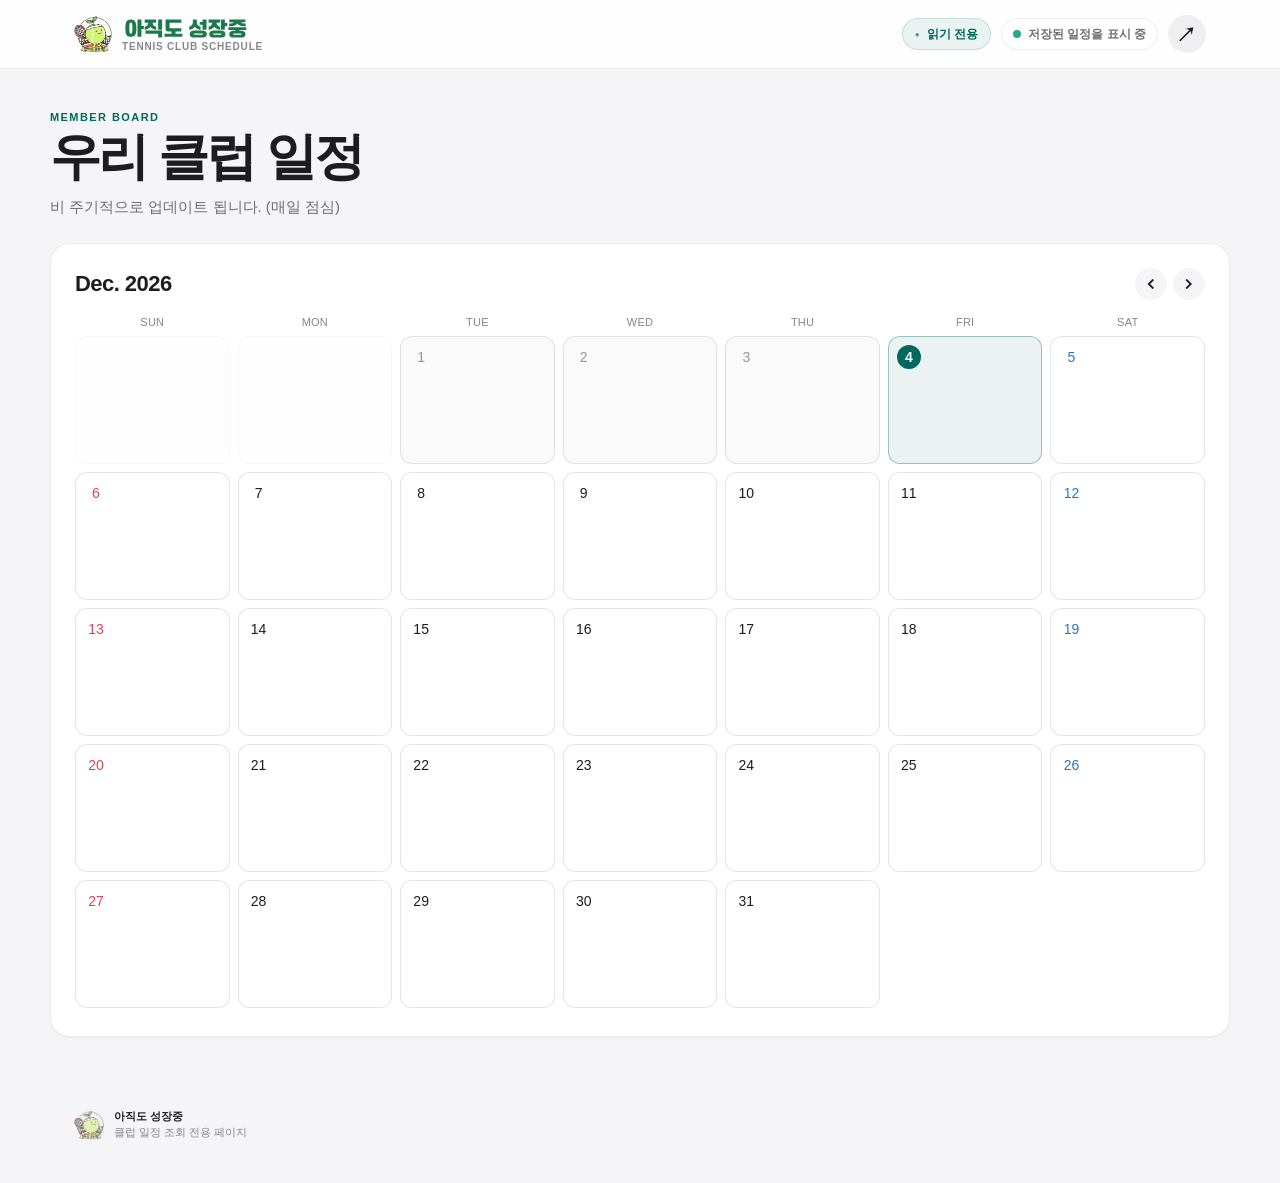
<file: club/index.html>
<!doctype html>
<html lang="ko">
<head>
  <meta charset="utf-8">
  <meta name="viewport" content="width=device-width, initial-scale=1">
  <meta name="theme-color" content="#00685d">
  <meta name="color-scheme" content="light">
  <title>아직도 성장중 · 클럽 일정</title>
  <meta name="description" content="아직도 성장중 테니스 클럽의 경기 일정을 확인하는 읽기 전용 페이지입니다.">
  <meta property="og:type" content="website">
  <meta property="og:title" content="아직도 성장중 · 클럽 일정">
  <meta property="og:description" content="날짜, 코트와 참석자를 한눈에 확인하세요. 읽기 전용 페이지입니다.">
  <meta property="og:url" content="https://cafesowoo.github.io/tennis-homepage/club/">
  <meta property="og:image" content="https://cafesowoo.github.io/tennis-homepage/assets/club-og.png">
  <meta property="og:image:width" content="1200">
  <meta property="og:image:height" content="630">
  <meta name="twitter:card" content="summary_large_image">
  <meta name="twitter:title" content="아직도 성장중 · 클럽 일정">
  <meta name="twitter:description" content="날짜, 코트와 참석자를 한눈에 확인하세요. 읽기 전용 페이지입니다.">
  <meta name="twitter:image" content="https://cafesowoo.github.io/tennis-homepage/assets/club-og.png">
  <link rel="icon" href="../assets/logo.png" type="image/png">
  <link rel="apple-touch-icon" href="../assets/icons/apple-touch-icon.png">
  <link rel="preconnect" href="https://fonts.googleapis.com">
  <link rel="preconnect" href="https://fonts.gstatic.com" crossorigin>
  <link href="https://fonts.googleapis.com/css2?family=Material+Symbols+Outlined:wght,FILL@100..700,0..1&display=swap" rel="stylesheet">
  <link rel="stylesheet" href="styles.css">
  <script src="../env.js"></script>
  <script src="app.js" defer></script>
</head>
<body>
  <a class="skip-link" href="#mainContent">일정으로 바로가기</a>

  <header class="site-header">
    <div class="header-inner">
      <a class="brand" href="./" aria-label="아직도 성장중 클럽 일정 홈">
        <img class="brand-logo" src="../assets/logo.png" alt="">
        <span class="brand-copy">
          <img class="brand-wordmark" src="../assets/brand-wordmark.svg" alt="아직도 성장중">
          <span>Tennis Club Schedule</span>
        </span>
      </a>
      <div class="header-actions">
        <span class="readonly-badge"><span aria-hidden="true">●</span> 읽기 전용</span>
        <div class="sync-note" role="status">
          <span class="sync-dot" aria-hidden="true"></span>
          <span id="syncLabel">관리자 일정과 동기화됨</span>
        </div>
        <button class="icon-button" id="sharePageButton" type="button" aria-label="클럽 일정 페이지 공유">
          <span class="share-glyph" aria-hidden="true">↗</span>
        </button>
      </div>
    </div>
  </header>

  <main id="mainContent" class="page-shell">
    <section class="intro" aria-labelledby="pageTitle">
      <div>
        <p class="eyebrow">MEMBER BOARD</p>
        <h1 id="pageTitle">우리 클럽 일정</h1>
        <p class="intro-copy">비 주기적으로 업데이트 됩니다. (매일 점심)</p>
      </div>
    </section>

    <div class="calendar-section-wrapper">
      <section class="calendar-card" aria-labelledby="calendarMonthTitle">
        <div class="calendar-toolbar">
          <h2 id="calendarMonthTitle">Aug. 2026</h2>
          <div class="calendar-controls">
            <button class="calendar-nav-button" id="previousMonthButton" type="button" aria-label="이전 달">
              <span class="material-symbols-outlined" aria-hidden="true">chevron_left</span>
            </button>
            <button class="calendar-nav-button" id="nextMonthButton" type="button" aria-label="다음 달">
              <span class="material-symbols-outlined" aria-hidden="true">chevron_right</span>
            </button>
          </div>
        </div>
        <div class="weekday-grid" aria-hidden="true">
          <div>Sun</div><div>Mon</div><div>Tue</div><div>Wed</div><div>Thu</div><div>Fri</div><div>Sat</div>
        </div>
        <div id="calendarGrid" class="calendar-grid" role="grid" aria-labelledby="calendarMonthTitle"></div>
      </section>

      <section id="selectedDatePanel" class="selected-date-panel" aria-labelledby="selectedDateTitle" hidden>
        <div class="selected-date-header">
          <h2 id="selectedDateTitle">선택한 날짜</h2>
          <button class="panel-close-button" id="closeSelectedDateButton" type="button" aria-label="선택한 날짜 일정 닫기">
            <span class="material-symbols-outlined" aria-hidden="true">close</span>
          </button>
        </div>
        <div class="selected-date-list" id="selectedDateList" aria-live="polite"></div>
      </section>
    </div>
  </main>

  <div class="toast" id="toast" role="status" aria-live="polite"></div>

  <footer class="site-footer">
    <img src="../assets/logo.png" alt="" aria-hidden="true">
    <p><strong>아직도 성장중</strong><br><span>클럽 일정 조회 전용 페이지</span></p>
  </footer>
</body>
</html>
</file>
<file: club/styles.css>
:root {
  --green: #00685d;
  --green-hover: #007a6c;
  --green-soft: rgba(0, 104, 93, 0.08);
  --ink: #1d1d1f;
  --muted: #6e6e73;
  --faint: #86868b;
  --fill: #f5f5f7;
  --card: #ffffff;
  --line: rgba(0, 0, 0, 0.07);
  --secondary-container: #ceed3e;
  --secondary-container-soft: #e9f4b2;
  --tertiary-container: #b65a41;
  --error-container: #ffdad6;
  color-scheme: light;
  font-family: -apple-system, BlinkMacSystemFont, "SF Pro Display", "SF Pro Text", "Apple SD Gothic Neo", "Noto Sans KR", sans-serif;
}

* { box-sizing: border-box; }
html { scroll-behavior: smooth; }

body {
  margin: 0;
  background: var(--fill);
  color: var(--ink);
  -webkit-font-smoothing: antialiased;
}

button, a { -webkit-tap-highlight-color: transparent; }
button { font: inherit; }

button:focus-visible, a:focus-visible {
  outline: 3px solid rgba(0, 104, 93, 0.25);
  outline-offset: 3px;
}

.material-symbols-outlined {
  font-variation-settings: "FILL" 0, "wght" 500, "GRAD" 0, "opsz" 24;
  font-size: 20px;
  line-height: 1;
}

.skip-link {
  position: fixed;
  left: 16px;
  top: -80px;
  z-index: 200;
  border-radius: 10px;
  background: var(--ink);
  color: white;
  padding: 10px 14px;
  text-decoration: none;
  transition: top 160ms ease;
}

.skip-link:focus { top: 12px; }

.site-header {
  position: sticky;
  top: 0;
  z-index: 100;
  border-bottom: 1px solid var(--line);
  background: rgba(255, 255, 255, 0.88);
  backdrop-filter: saturate(180%) blur(18px);
}

.header-inner {
  display: flex;
  min-height: 68px;
  max-width: 1180px;
  margin: 0 auto;
  padding: 0 24px;
  align-items: center;
  justify-content: space-between;
  gap: 20px;
}

.brand {
  display: inline-flex;
  align-items: center;
  gap: 10px;
  color: inherit;
  text-decoration: none;
}

.brand-logo { width: 38px; height: 38px; object-fit: contain; }
.brand-copy { display: flex; flex-direction: column; gap: 1px; }
.brand-wordmark { width: 126px; height: auto; }
.brand-copy span { color: var(--faint); font-size: 10px; font-weight: 650; letter-spacing: .08em; text-transform: uppercase; }
.header-actions { display: flex; align-items: center; gap: 10px; }

.readonly-badge {
  display: inline-flex;
  height: 32px;
  align-items: center;
  gap: 7px;
  border: 1px solid rgba(0, 104, 93, .16);
  border-radius: 999px;
  background: var(--green-soft);
  color: var(--green);
  padding: 0 12px;
  font-size: 12px;
  font-weight: 700;
}

.readonly-badge span { color: #28a890; font-size: 8px; }

.icon-button {
  display: inline-grid;
  width: 38px;
  height: 38px;
  place-items: center;
  border: 0;
  border-radius: 50%;
  background: #efeff1;
  color: var(--ink);
  cursor: pointer;
  transition: background 160ms ease, color 160ms ease, transform 160ms ease;
}

.icon-button:hover { background: #e5e5e7; color: var(--green); }
.icon-button:active { transform: scale(.96); }
.share-glyph { font-size: 20px; font-weight: 650; line-height: 1; transform: translate(-1px, 1px); }

.page-shell {
  width: min(1180px, calc(100% - 48px));
  margin: 0 auto;
  padding: 42px 0 72px;
}

.intro {
  display: flex;
  align-items: flex-end;
  justify-content: space-between;
  gap: 40px;
  margin-bottom: 24px;
}

.eyebrow {
  margin: 0 0 6px;
  color: var(--green);
  font-size: 11px;
  font-weight: 800;
  letter-spacing: .13em;
}

.intro h1 {
  max-width: 700px;
  margin: 0;
  font-size: clamp(34px, 4vw, 52px);
  font-weight: 700;
  letter-spacing: -.055em;
  line-height: 1.08;
}

.intro-copy {
  max-width: 620px;
  margin: 12px 0 0;
  color: var(--muted);
  font-size: 15px;
  line-height: 1.5;
}

.sync-note {
  display: inline-flex;
  flex: 0 0 auto;
  align-items: center;
  gap: 9px;
  border-radius: 999px;
  background: white;
  color: var(--muted);
  padding: 10px 14px;
  font-size: 12px;
  font-weight: 650;
  box-shadow: 0 1px 0 var(--line);
}

.header-actions .sync-note {
  height: 32px;
  gap: 7px;
  border: 1px solid var(--line);
  padding: 0 11px;
  white-space: nowrap;
  box-shadow: none;
}

.sync-dot { width: 8px; height: 8px; border-radius: 50%; background: #f0b429; }
.sync-note.is-live .sync-dot { background: #28a890; }
.sync-note.is-error .sync-dot { background: #e35d6a; }

/* Original dashboard calendar layout, with management controls omitted. */
.calendar-section-wrapper { position: relative; }

.calendar-card, .selected-date-panel {
  border: 1px solid var(--line);
  border-radius: 20px;
  background: var(--card);
  box-shadow: 0 1px 2px rgba(0, 0, 0, 0.04);
}

.calendar-card { padding: 24px 24px 28px; }

.calendar-toolbar {
  display: flex;
  align-items: center;
  justify-content: space-between;
  gap: 12px;
  margin-bottom: 16px;
}

#calendarMonthTitle {
  margin: 0;
  font-size: 22px;
  font-weight: 600;
  letter-spacing: -.025em;
}

.calendar-controls { display: flex; align-items: center; gap: 6px; }

.calendar-nav-button, .panel-close-button {
  display: inline-flex;
  width: 32px;
  height: 32px;
  align-items: center;
  justify-content: center;
  border: 0;
  border-radius: 999px;
  background: var(--fill);
  color: var(--ink);
  cursor: pointer;
  transition: background 160ms ease, color 160ms ease;
}

.calendar-nav-button:hover, .panel-close-button:hover { background: #e8e8ed; color: var(--green); }

.weekday-grid, .calendar-grid {
  display: grid;
  grid-template-columns: repeat(7, minmax(0, 1fr));
  gap: 8px;
}

.weekday-grid {
  margin-bottom: 8px;
  color: var(--faint);
  font-size: 11px;
  font-weight: 500;
  letter-spacing: .02em;
  text-align: center;
  text-transform: uppercase;
}

.weekday-grid > div { transition: color 160ms ease, font-weight 160ms ease, transform 160ms ease; }
.weekday-grid > div.highlight-sun { color: #ff3b30; font-weight: 700; transform: scale(1.08); }
.weekday-grid > div.highlight-sat { color: #0071e3; font-weight: 700; transform: scale(1.08); }
.weekday-grid > div.highlight-weekday { color: var(--ink); font-weight: 700; transform: scale(1.08); }

.calendar-placeholder, .calendar-day { height: 128px; border-radius: 12px; }

.calendar-placeholder {
  border: 1px solid rgba(0, 0, 0, .04);
  background: rgba(250, 250, 250, .55);
  opacity: .5;
}

.calendar-day {
  position: relative;
  min-width: 0;
  overflow: hidden;
  border: 1px solid rgba(0, 0, 0, .1);
  background: white;
  color: var(--ink);
  padding: 8px;
  text-align: left;
  cursor: pointer;
  transition: background 160ms ease, border-color 160ms ease;
}

.calendar-day:hover { border-color: rgba(0, 0, 0, .16); }
.calendar-day.is-past:not(.is-today):not(.selected-date) { background: #fafafa; color: rgba(29, 29, 31, .45); }
.calendar-day.is-past:not(.is-today):not(.selected-date) .schedule-chip,
.calendar-day.is-past:not(.is-today):not(.selected-date) .calendar-dot { opacity: .58; }
.calendar-day.is-today { border-color: rgba(0, 104, 93, .35); background: var(--green-soft); }
.calendar-day.selected-date { border-color: rgba(0, 104, 93, .12); background: rgba(0, 104, 93, .04); box-shadow: inset 0 0 0 1.5px var(--green); }
.calendar-day.is-sunday:not(.is-today):not(.selected-date) .date-number { color: #e64250; }
.calendar-day.is-saturday:not(.is-today):not(.selected-date) .date-number { color: #2679c9; }

.date-number {
  position: absolute;
  top: 8px;
  left: 8px;
  display: inline-flex;
  width: 24px;
  height: 24px;
  align-items: center;
  justify-content: center;
  border-radius: 999px;
  font-size: 14px;
  font-weight: 500;
  line-height: 1;
}

.calendar-day.is-today .date-number { background: var(--green); color: white; font-weight: 600; }

.desktop-schedules {
  position: absolute;
  right: 8px;
  bottom: 8px;
  left: 8px;
  display: flex;
  flex-direction: column;
  gap: 6px;
}

.schedule-chip {
  display: block;
  overflow: hidden;
  border-radius: 6px;
  padding: 3px 6px;
  font-size: 10px;
  font-weight: 500;
  line-height: 1.3;
  text-overflow: ellipsis;
  white-space: nowrap;
}

.chip-secondary { background: var(--secondary-container); color: #596a00; }
.chip-secondary.time-soft { background: var(--secondary-container-soft); }
.chip-tertiary { background: var(--tertiary-container); color: white; }
.chip-error { background: var(--error-container); color: #93000a; }
.chip-important { box-shadow: inset 0 0 0 1px rgba(186, 26, 26, .3); }
.chip-overflow { background: #e7e8e9; color: #3d4947; font-weight: 700; }

.mobile-dots {
  position: absolute;
  bottom: 4px;
  left: 50%;
  display: none;
  transform: translateX(-50%);
  align-items: center;
  justify-content: center;
  gap: 4px;
}

.calendar-dot { width: 6px; height: 6px; border-radius: 50%; background: var(--green); }
.calendar-dot.dot-time-soft {
  background: var(--secondary-container-soft);
  box-shadow: 0 0 0 1px rgba(89, 106, 0, .18);
}
.calendar-dot.dot-regular { background: var(--tertiary-container); }
.calendar-dot.dot-important, .calendar-dot.dot-closed { background: #ff5449; }

.selected-date-panel { margin-top: 20px; padding: 20px; }
.selected-date-panel[hidden] { display: none; }

.selected-date-header {
  display: flex;
  align-items: flex-start;
  justify-content: space-between;
  gap: 16px;
  margin-bottom: 16px;
}

#selectedDateTitle { margin: 0; font-size: 20px; font-weight: 600; letter-spacing: -.02em; }
.weekend-sun { color: #e64250; }
.weekend-sat { color: #2679c9; }
.selected-date-list { display: flex; flex-direction: column; gap: 12px; }

.schedule-row {
  overflow: hidden;
  border: 1px solid var(--line);
  border-radius: 14px;
  background: white;
}

.schedule-row-main {
  display: flex;
  min-width: 0;
  align-items: center;
  gap: 16px;
  padding: 16px 16px 8px;
}

.schedule-row-icon {
  display: inline-flex;
  width: 44px;
  height: 44px;
  flex: 0 0 auto;
  align-items: center;
  justify-content: center;
  border-radius: 999px;
  background: rgba(0, 104, 93, .12);
  color: var(--green);
}

.schedule-row.is-empty .schedule-row-icon { background: var(--fill); color: var(--faint); }
.schedule-row.is-regular .schedule-row-icon { border: 1px solid rgba(151, 66, 43, .2); background: #fff0ec; color: #97422b; }
.schedule-row.is-closed .schedule-row-icon { background: var(--error-container); color: #93000a; }

.schedule-row-copy { min-width: 0; }
.schedule-row-title { margin: 0; overflow: hidden; color: var(--ink); font-size: 15px; font-weight: 600; text-overflow: ellipsis; white-space: nowrap; }
.schedule-row-meta { display: flex; min-width: 0; align-items: center; gap: 6px; margin: 6px 0 0; overflow: hidden; color: var(--faint); font-size: 14px; text-overflow: ellipsis; white-space: nowrap; }
.schedule-row-meta .material-symbols-outlined { flex: 0 0 auto; color: var(--green); font-size: 16px; }
.schedule-row-meta strong { color: var(--ink); font-weight: 500; }

.schedule-attendees {
  display: flex;
  min-width: 0;
  align-items: flex-start;
  gap: 6px;
  padding: 0 16px 16px 76px;
  color: var(--faint);
  font-size: 12px;
  line-height: 1.5;
}

.schedule-attendees > .material-symbols-outlined { flex: 0 0 auto; margin-top: 1px; font-size: 14px; }
.attendee-list { min-width: 0; }
.attendee-name { font-weight: 700; }
.attendee-name.male { color: #0369a1; }
.attendee-name.female { color: #be185d; }
.attendee-separator { color: rgba(61, 73, 71, .45); }

.empty-state, .load-error {
  display: grid;
  min-height: 180px;
  place-items: center;
  border: 1px dashed rgba(0, 0, 0, .12);
  border-radius: 14px;
  background: #fafafa;
  color: var(--muted);
  padding: 28px;
  text-align: center;
}

.empty-state strong, .load-error strong { display: block; color: var(--ink); font-size: 15px; }
.empty-state span, .load-error span { display: block; margin-top: 6px; font-size: 13px; line-height: 1.5; }
.load-error { grid-column: 1 / -1; }

.toast {
  position: fixed;
  left: 50%;
  bottom: 26px;
  z-index: 150;
  max-width: calc(100% - 32px);
  transform: translate(-50%, 24px);
  border-radius: 999px;
  background: rgba(29,29,31,.94);
  color: white;
  padding: 11px 17px;
  font-size: 12px;
  font-weight: 650;
  opacity: 0;
  pointer-events: none;
  transition: opacity 180ms ease, transform 180ms ease;
}

.toast.is-visible { opacity: 1; transform: translate(-50%, 0); }

.site-footer {
  display: flex;
  max-width: 1180px;
  margin: 0 auto;
  padding: 0 24px 42px;
  align-items: center;
  gap: 10px;
  color: var(--muted);
}

.site-footer img { width: 30px; height: 30px; object-fit: contain; filter: grayscale(.25); opacity: .75; }
.site-footer p { margin: 0; font-size: 11px; line-height: 1.45; }
.site-footer strong { color: var(--ink); }
.site-footer span { color: var(--faint); }

@media (max-width: 860px) {
  .page-shell { width: min(100% - 32px, 700px); padding-top: 30px; }
  .intro { display: block; }
  .intro .sync-note { margin-top: 22px; }
}

@media (max-width: 767px) {
  .calendar-card { min-height: 0; padding: 14px 10px 10px; touch-action: pan-y; user-select: none; }
  .calendar-toolbar { margin-bottom: 10px; padding: 0 4px; }
  #calendarMonthTitle { font-size: 20px; }
  .weekday-grid, .calendar-grid { gap: 4px; }
  .weekday-grid { margin-bottom: 4px; }
  .calendar-placeholder, .calendar-day { width: 100%; height: auto; aspect-ratio: 1; min-height: 38px; border-radius: 10px; }
  .calendar-placeholder { border-color: transparent; background: transparent; }
  .calendar-day { padding: 6px 4px; }
  .date-number { top: 3px; left: 50%; transform: translateX(-50%); }
  .desktop-schedules { display: none; }
  .mobile-dots { display: flex; }

  .selected-date-panel {
    position: absolute;
    top: 66px;
    right: 0;
    bottom: 8px;
    left: 0;
    z-index: 30;
    display: flex;
    min-height: 0;
    flex-direction: column;
    margin: 0;
    overflow: hidden;
    border-radius: 21px;
    padding: 12px 16px 16px;
    box-shadow: 0 18px 48px rgba(0, 0, 0, .14);
  }

  .selected-date-panel[hidden] { display: none; }
  .selected-date-header { flex: 0 0 auto; margin-bottom: 12px; }
  #selectedDateTitle { font-size: 19px; }
  .selected-date-list { min-height: 0; overflow-x: hidden; overflow-y: auto; overscroll-behavior: contain; padding-bottom: 12px; }
  .schedule-row-main { gap: 12px; padding: 14px 14px 8px; }
  .schedule-row-icon { width: 40px; height: 40px; }
  .schedule-attendees { padding: 0 14px 14px 66px; }
  body.selected-date-active { overflow: hidden; }
}

@media (max-width: 560px) {
  .header-inner { min-height: 60px; padding: 0 16px; }
  .brand-logo { width: 34px; height: 34px; }
  .brand-wordmark { width: 112px; }
  .brand-copy span { display: none; }
  .readonly-badge { height: 30px; padding: 0 10px; font-size: 11px; }
  .header-actions { gap: 7px; }
  .header-actions .sync-note {
    height: 30px;
    gap: 5px;
    padding: 0 7px;
    font-size: 10px;
  }
  .header-actions .sync-note #syncLabel { font-size: 0; }
  .header-actions .sync-note #syncLabel::after { content: "동기화됨"; font-size: 10px; }
  .header-actions .icon-button { width: 34px; height: 34px; }
  .page-shell { width: calc(100% - 28px); padding: 24px 0 52px; }
  .intro { margin-bottom: 18px; }
  .intro h1 { font-size: 32px; }
  .intro-copy { margin-top: 9px; font-size: 13px; }
  .intro .sync-note { width: 100%; justify-content: center; margin-top: 18px; }
  .site-footer { padding: 0 18px 34px; }
}

@media (max-width: 374px) {
  .calendar-card { padding-right: 6px; padding-left: 6px; }
  .weekday-grid, .calendar-grid { gap: 3px; }
  .date-number { width: 22px; height: 22px; font-size: 12px; }
  .calendar-dot { width: 5px; height: 5px; }
}

@media (prefers-reduced-motion: reduce) {
  html { scroll-behavior: auto; }
  *, *::before, *::after { transition-duration: .01ms !important; }
}
</file>
